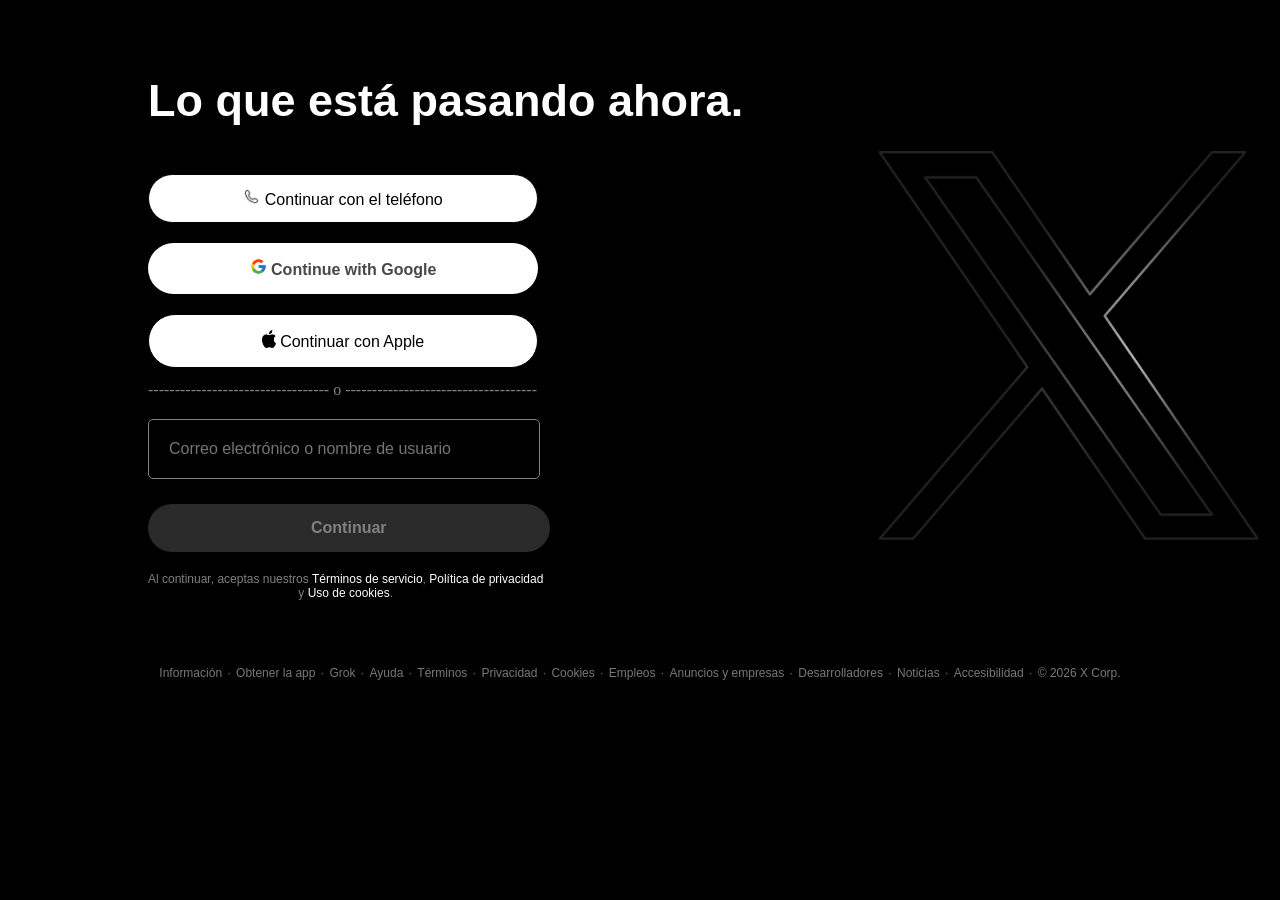
<file: index.html>
<!DOCTYPE html>
<html>
<head>
<link rel ="stylesheet" href ="css/diseño.css">
</head>

<body>
    <main class ="contenedor-principal">

        <div class ="zona-texto">
            <section class="pasando">
                <div>
                    <h1>Lo que está pasando ahora.</h1 >
                </div>
            </section>
            <section class="continuacion">
                <article class="telefono">
                    <img class="icono-telefono" src="imagenes/iconoTelefono.jpg">
                    Continuar con el teléfono
                </article>      
                <article class="Google">
                    <img class="icono-google" src="imagenes/iconoGoogle.png">
                    Continue with Google
                </article>
                <article class ="Apple">
                    <img class="icono-apple" src="imagenes/iconoApple.png">
                    Continuar con Apple
                </article>
            </section>
            <section class="separador">
                ---------------------------------- o ------------------------------------
            </section>
            <section class="correo">
                <form>
                    <input type="text" required 
                    placeholder="Correo electrónico o nombre de usuario">
                </form>
            </section>

            <a class="siguiente" href="#">Continuar</a>
            <footer class="condicion">
                <div class="aceptar">
                    Al continuar, aceptas nuestros
                    <a class = "política" href="#"> Términos de servicio</a>,
                    <a class = "política" href="#"> Política de privacidad</a><br>
                    y <a class = "política" href="#"> Uso de cookies</a>.
                </div>
            </footer>
        </div>

        <figure class="zona-logo">
            <img class="logo" fetchpriority="high"
            alt="la imagen del logo" src ="imagenes/logoX.png">
        </figure>

    </main>
    <footer class="secciones">
        <a class="enlace" href ="#">Información</a> · <a class="enlace" href="#">Obtener la app</a>  ·  
        <a class="enlace" href="#">Grok</a>  ·  <a class="enlace" href="#">Ayuda</a>  ·
        <a class="enlace" href="#">Términos</a>  ·  <a class="enlace" href="#">Privacidad</a>  ·  
        <a class="enlace" href="#">Cookies</a>  ·  <a class="enlace" href="#">Empleos</a>  ·  
        <a class="enlace" href="#">Anuncios y empresas</a> ·  <a class="enlace" href="#">Desarrolladores</a>  ·  
        <a class="enlace" href="#">Noticias</a> ·  <a class="enlace" href="#">Accesibilidad</a>  ·
        <a class="enlace" href="#">© 2026 X Corp.</a>
    </footer>
</body>
</html>
</file>
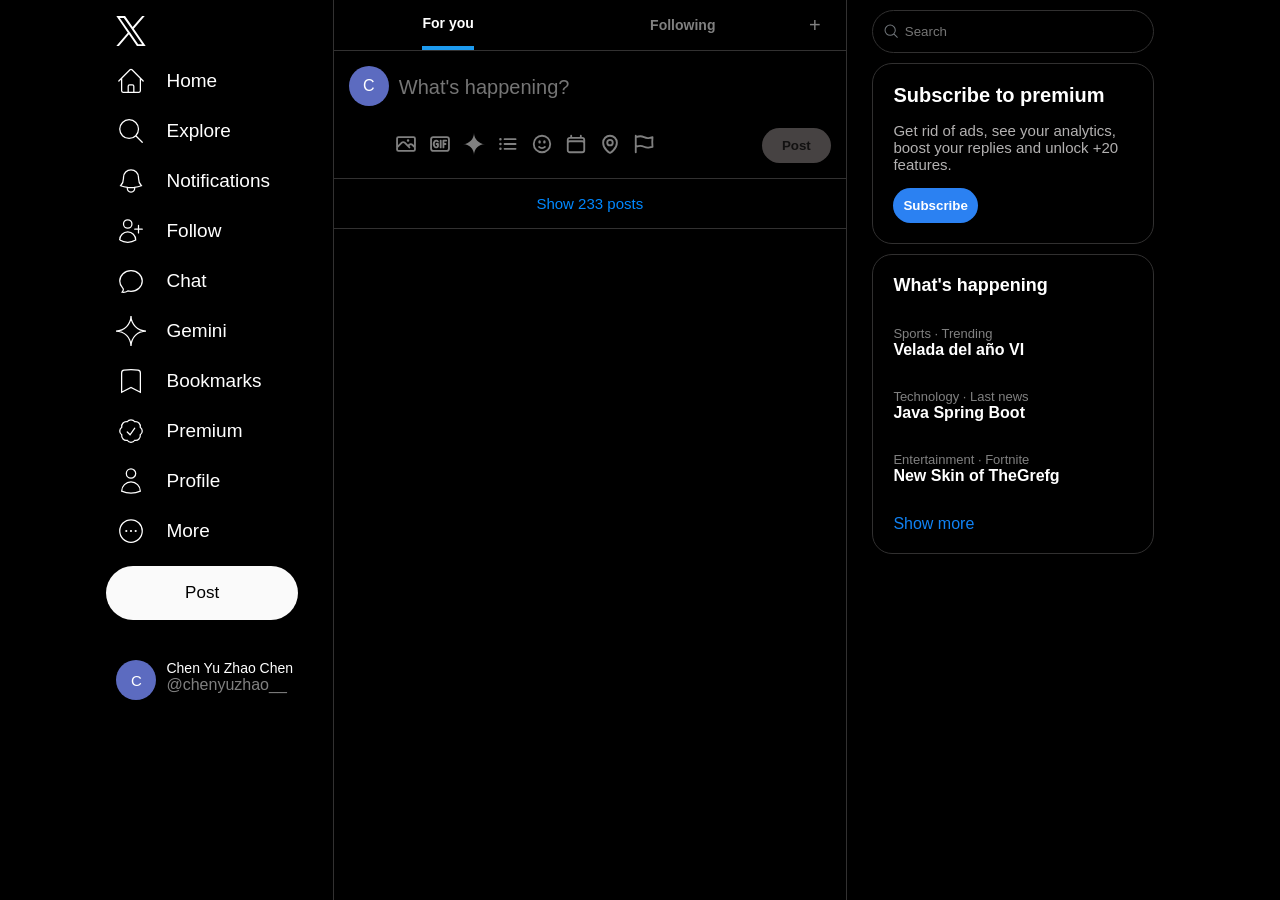
<file: home.html>
<!DOCTYPE html>
<head>
<html lang ="en">
<meta charset ="UTF-8">
<meta viewport>
<link rel="stylesheet" href="css/home.css">
</head>

<body>
    <nav class="menu">
        <ul class="iconos">
            <li><a class = "logo" href="#">
                <svg class = "x" viewBox="0 0 24 24" xmlns="http://www.w3.org/2000/svg" fill = "white"><title>X</title><path d="M14.234 10.162 22.977 0h-2.072l-7.591 8.824L7.251 0H.258l9.168 13.343L.258 24H2.33l8.016-9.318L16.749 24h6.993zm-2.837 3.299-.929-1.329L3.076 1.56h3.182l5.965 8.532.929 1.329 7.754 11.09h-3.182z"/>
                </svg>
            </a></li>
            <li><a class="feed-principal" href="#">
                <svg class="casita" xmlns="http://www.w3.org/2000/svg" viewBox="0 0 24 24" stroke="white" class="size-6">
                <path stroke-linecap="round" d="m2.25 12 8.954-8.955c.44-.439 1.152-.439 1.591 0L21.75 12M4.5 9.75v10.125c0 .621.504 1.125 1.125 1.125H9.75v-4.875c0-.621.504-1.125 1.125-1.125h2.25c.621 0 1.125.504 1.125 1.125V21h4.125c.621 0 1.125-.504 1.125-1.125V9.75M8.25 21h8.25" />
                </svg>
                Home
            </a></li>
            <li><a class="buscador" href="#">
                <svg xmlns="http://www.w3.org/2000/svg" viewBox="0 0 24 24"  stroke="white" class="size-6">
                <path stroke-linecap="round" d="m21 21-5.197-5.197m0 0A7.5 7.5 0 1 0 5.196 5.196a7.5 7.5 0 0 0 10.607 10.607Z" />
                </svg>
                Explore
            </a></li>
            <li><a class="notificaciones" href="#">
                <svg xmlns="http://www.w3.org/2000/svg" viewBox="0 0 24 24" stroke="white" class="size-6">
                <path stroke-linecap="round" d="M14.857 17.082a23.848 23.848 0 0 0 5.454-1.31A8.967 8.967 0 0 1 18 9.75V9A6 6 0 0 0 6 9v.75a8.967 8.967 0 0 1-2.312 6.022c1.733.64 3.56 1.085 5.455 1.31m5.714 0a24.255 24.255 0 0 1-5.714 0m5.714 0a3 3 0 1 1-5.714 0" />
                </svg>
                Notifications
            </a></li>
            <li><a class="seguir" href="#">
                <svg xmlns="http://www.w3.org/2000/svg" viewBox="0 0 24 24" stroke="white" class="size-6">
                <path stroke-linecap="round" d="M18 7.5v3m0 0v3m0-3h3m-3 0h-3m-2.25-4.125a3.375 3.375 0 1 1-6.75 0 3.375 3.375 0 0 1 6.75 0ZM3 19.235v-.11a6.375 6.375 0 0 1 12.75 0v.109A12.318 12.318 0 0 1 9.374 21c-2.331 0-4.512-.645-6.374-1.766Z" />
                </svg>
                Follow
            </a></li>
            <li><a class="chat" href="#">
                <svg xmlns="http://www.w3.org/2000/svg" viewBox="0 0 24 24"  stroke="white" class="size-6">
                <path stroke-linecap="round" d="M12 20.25c4.97 0 9-3.694 9-8.25s-4.03-8.25-9-8.25S3 7.444 3 12c0 2.104.859 4.023 2.273 5.48.432.447.74 1.04.586 1.641a4.483 4.483 0 0 1-.923 1.785A5.969 5.969 0 0 0 6 21c1.282 0 2.47-.402 3.445-1.087.81.22 1.668.337 2.555.337Z" />
                </svg>
                Chat
            </a></li>
            <li><a class="grook" href="#">
                <svg class="gemini" viewBox="0 0 24 24" xmlns="http://www.w3.org/2000/svg"><title>Google Gemini</title><path 
                    stroke = "white"d="M11.04 19.32Q12 21.51 12 24q0-2.49.93-4.68.96-2.19 2.58-3.81t3.81-2.55Q21.51 12 24 12q-2.49 0-4.68-.93a12.3 12.3 0 0 1-3.81-2.58 12.3 12.3 0 0 1-2.58-3.81Q12 2.49 12 0q0 2.49-.96 4.68-.93 2.19-2.55 3.81a12.3 12.3 0 0 1-3.81 2.58Q2.49 12 0 12q2.49 0 4.68.96 2.19.93 3.81 2.55t2.55 3.81"/>
                </svg>
                Gemini
            </a></li>
            <li><a class="guardados" href="#">
                <svg xmlns="http://www.w3.org/2000/svg" viewBox="0 0 24 24" stroke="white" class="size-6">
                <path stroke-linecap="round" d="M17.593 3.322c1.1.128 1.907 1.077 1.907 2.185V21L12 17.25 4.5 21V5.507c0-1.108.806-2.057 1.907-2.185a48.507 48.507 0 0 1 11.186 0Z" />
                </svg>
                Bookmarks
            </a></li>
            <li><a class ="premium" href="#">
                <svg xmlns="http://www.w3.org/2000/svg" viewBox="0 0 24 24" stroke="white" class="size-6">
                <path stroke-linecap="round" d="M9 12.75 11.25 15 15 9.75M21 12c0 1.268-.63 2.39-1.593 3.068a3.745 3.745 0 0 1-1.043 3.296 3.745 3.745 0 0 1-3.296 1.043A3.745 3.745 0 0 1 12 21c-1.268 0-2.39-.63-3.068-1.593a3.746 3.746 0 0 1-3.296-1.043 3.745 3.745 0 0 1-1.043-3.296A3.745 3.745 0 0 1 3 12c0-1.268.63-2.39 1.593-3.068a3.745 3.745 0 0 1 1.043-3.296 3.746 3.746 0 0 1 3.296-1.043A3.746 3.746 0 0 1 12 3c1.268 0 2.39.63 3.068 1.593a3.746 3.746 0 0 1 3.296 1.043 3.746 3.746 0 0 1 1.043 3.296A3.745 3.745 0 0 1 21 12Z" />
                </svg>
                Premium
            </a></li>
            <li><a class ="perfil" href="#">
                <svg xmlns="http://www.w3.org/2000/svg" viewBox="0 0 24 24" stroke="white" class="size-6">
                <path stroke-linecap="round" d="M15.75 6a3.75 3.75 0 1 1-7.5 0 3.75 3.75 0 0 1 7.5 0ZM4.501 20.118a7.5 7.5 0 0 1 14.998 0A17.933 17.933 0 0 1 12 21.75c-2.676 0-5.216-.584-7.499-1.632Z" />
                </svg>
                Profile
            </a></li>
            <li><a class="mas" href="#">
                <svg xmlns="http://www.w3.org/2000/svg" viewBox="0 0 24 24"stroke="white" class="size-6">
                <path stroke-linecap="round" d="M8.625 12a.375.375 0 1 1-.75 0 .375.375 0 0 1 .75 0Zm0 0H8.25m4.125 0a.375.375 0 1 1-.75 0 .375.375 0 0 1 .75 0Zm0 0H12m4.125 0a.375.375 0 1 1-.75 0 .375.375 0 0 1 .75 0Zm0 0h-.375M21 12a9 9 0 1 1-18 0 9 9 0 0 1 18 0Z" />
                </svg>
                More
            </a></li>
            <li><a class="post" href="#">
                Post
            </a></li>
        </ul>
        <div>
            <a class="cuentas" href="#">
                <div class = "c">
                    C
                </div>
                <div class="infor-usuario">
                    <div class="nombre">
                        Chen Yu Zhao Chen
                    </div>
                    <div class = "usuario">
                        @chenyuzhao__
                    </div>
                </div>
            </a>
        </div>
    </nav>

    <main class="contenedor-principal">
        <section class="para-ti">
            <button class="foryou">
                <span class="texto-activo">
                    For you
                </span>
            </button>
            <button class="siguiendo">
                Following
            </button>
            <button class="mas">
                +
            </button>
        </section>
        <section class="crear-post">
            <div class="icono">
                C
            </div>
            <div class="publicar">
                <textarea class="pasando" id="tweet-input" placeholder="What's happening?"></textarea>
                <div class="rodapie">
                    <ul class="otros">
                        <li>
                            <button>
                                <svg xmlns="http://www.w3.org/2000/svg" fill="none" viewBox="0 0 24 24" stroke-width="1.5" stroke="currentColor" class="size-6">
                                <path stroke-linecap="round" stroke-linejoin="round" d="m2.25 15.75 5.159-5.159a2.25 2.25 0 0 1 3.182 0l5.159 5.159m-1.5-1.5 1.409-1.409a2.25 2.25 0 0 1 3.182 0l2.909 2.909m-18 3.75h16.5a1.5 1.5 0 0 0 1.5-1.5V6a1.5 1.5 0 0 0-1.5-1.5H3.75A1.5 1.5 0 0 0 2.25 6v12a1.5 1.5 0 0 0 1.5 1.5Zm10.5-11.25h.008v.008h-.008V8.25Zm.375 0a.375.375 0 1 1-.75 0 .375.375 0 0 1 .75 0Z" />
                                </svg>
                            </button>
                        </li>
                        <li>
                            <button>
                                <svg xmlns="http://www.w3.org/2000/svg" fill="none" viewBox="0 0 24 24" stroke-width="1.5" stroke="currentColor" class="size-6">
                                <path stroke-linecap="round" stroke-linejoin="round" d="M12.75 8.25v7.5m6-7.5h-3V12m0 0v3.75m0-3.75H18M9.75 9.348c-1.03-1.464-2.698-1.464-3.728 0-1.03 1.465-1.03 3.84 0 5.304 1.03 1.464 2.699 1.464 3.728 0V12h-1.5M4.5 19.5h15a2.25 2.25 0 0 0 2.25-2.25V6.75A2.25 2.25 0 0 0 19.5 4.5h-15a2.25 2.25 0 0 0-2.25 2.25v10.5A2.25 2.25 0 0 0 4.5 19.5Z" />
                                </svg>
                            </button>
                        </li>
                        <li>
                            <button>
                                <svg role="img" viewBox="0 0 24 24" fill="currentColor" xmlns="http://www.w3.org/2000/svg"><title>Google Gemini</title><path d="M11.04 19.32Q12 21.51 12 24q0-2.49.93-4.68.96-2.19 2.58-3.81t3.81-2.55Q21.51 12 24 12q-2.49 0-4.68-.93a12.3 12.3 0 0 1-3.81-2.58 12.3 12.3 0 0 1-2.58-3.81Q12 2.49 12 0q0 2.49-.96 4.68-.93 2.19-2.55 3.81a12.3 12.3 0 0 1-3.81 2.58Q2.49 12 0 12q2.49 0 4.68.96 2.19.93 3.81 2.55t2.55 3.81"/></svg>
                            </button>
                        </li>
                        <li>
                            <button>
                                <svg xmlns="http://www.w3.org/2000/svg" fill="none" viewBox="0 0 24 24" stroke-width="1.5" stroke="currentColor" class="size-6">
                                <path stroke-linecap="round" stroke-linejoin="round" d="M8.25 6.75h12M8.25 12h12m-12 5.25h12M3.75 6.75h.007v.008H3.75V6.75Zm.375 0a.375.375 0 1 1-.75 0 .375.375 0 0 1 .75 0ZM3.75 12h.007v.008H3.75V12Zm.375 0a.375.375 0 1 1-.75 0 .375.375 0 0 1 .75 0Zm-.375 5.25h.007v.008H3.75v-.008Zm.375 0a.375.375 0 1 1-.75 0 .375.375 0 0 1 .75 0Z" />
                                </svg>
                            </button>
                        </li>
                        <li>
                            <button>
                                <svg xmlns="http://www.w3.org/2000/svg" fill="none" viewBox="0 0 24 24" stroke-width="1.5" stroke="currentColor" class="size-6">
                                <path stroke-linecap="round" stroke-linejoin="round" d="M15.182 15.182a4.5 4.5 0 0 1-6.364 0M21 12a9 9 0 1 1-18 0 9 9 0 0 1 18 0ZM9.75 9.75c0 .414-.168.75-.375.75S9 10.164 9 9.75 9.168 9 9.375 9s.375.336.375.75Zm-.375 0h.008v.015h-.008V9.75Zm5.625 0c0 .414-.168.75-.375.75s-.375-.336-.375-.75.168-.75.375-.75.375.336.375.75Zm-.375 0h.008v.015h-.008V9.75Z" />
                                </svg>
                            </button>
                        </li>
                        <li>
                            <button>
                                <svg xmlns="http://www.w3.org/2000/svg" fill="none" viewBox="0 0 24 24" stroke-width="1.5" stroke="currentColor" class="size-6">
                                <path stroke-linecap="round" stroke-linejoin="round" d="M6.75 3v2.25M17.25 3v2.25M3 18.75V7.5a2.25 2.25 0 0 1 2.25-2.25h13.5A2.25 2.25 0 0 1 21 7.5v11.25m-18 0A2.25 2.25 0 0 0 5.25 21h13.5A2.25 2.25 0 0 0 21 18.75m-18 0v-7.5A2.25 2.25 0 0 1 5.25 9h13.5A2.25 2.25 0 0 1 21 11.25v7.5" />
                                </svg>
                            </button>
                        </li>
                        <li>
                            <button>
                                <svg xmlns="http://www.w3.org/2000/svg" fill="none" viewBox="0 0 24 24" stroke-width="1.5" stroke="currentColor" class="size-6">
                                <path stroke-linecap="round" stroke-linejoin="round" d="M15 10.5a3 3 0 1 1-6 0 3 3 0 0 1 6 0Z" />
                                <path stroke-linecap="round" stroke-linejoin="round" d="M19.5 10.5c0 7.142-7.5 11.25-7.5 11.25S4.5 17.642 4.5 10.5a7.5 7.5 0 1 1 15 0Z" />
                                </svg>
                            </button>
                        </li>
                        <li>
                            <button>
                                <svg xmlns="http://www.w3.org/2000/svg" fill="none" viewBox="0 0 24 24" stroke-width="1.5" stroke="currentColor" class="size-6">
                                <path stroke-linecap="round" stroke-linejoin="round" d="M3 3v1.5M3 21v-6m0 0 2.77-.693a9 9 0 0 1 6.208.682l.108.054a9 9 0 0 0 6.086.71l3.114-.732a48.524 48.524 0 0 1-.005-10.499l-3.11.732a9 9 0 0 1-6.085-.711l-.108-.054a9 9 0 0 0-6.208-.682L3 4.5M3 15V4.5" />
                                </svg>
                            </button>
                        </li>
                    </ul>
                    <button class="post" id="publish-btn">
                        Post
                    </button>
                </div>
            </div>
        </section>
        <section class="mostrar-mas">
            <button>
                Show 233 posts
            </button>
        </section>
        <section class="feed" id="tweet-feed">
            
        </section>
    </main>

    <aside class="prescindible">
        <div class = "search">
            <svg xmlns="http://www.w3.org/2000/svg" fill="none" viewBox="0 0 24 24" stroke-width="1.5" stroke="currentColor" class="size-6">
            <path stroke-linecap="round" stroke-linejoin="round" d="m21 21-5.197-5.197m0 0A7.5 7.5 0 1 0 5.196 5.196a7.5 7.5 0 0 0 10.607 10.607Z" />
            </svg>
            <input type="text" placeholder="Search">
        </div>
        <div class ="premium">
            <div class="subscribe">
                Subscribe to premium
            </div>
            <div class ="text">
                Get rid of ads, see your analytics, 
                boost your replies and unlock +20 features.
            </div>
            <button>
                Subscribe
            </button>
        </div>
        <div class = "happening">
            <div class="title">
                What's happening
            </div>
            <div class = "news">
                <article>
                    <div class="category">
                        Sports · Trending
                    </div>
                    <div class ="middle">
                        Velada del año VI
                    </div>
                </article>
                <article>
                    <div class="category">
                        Technology · Last news
                    </div>
                    <div class ="middle">
                        Java Spring Boot
                    </div>
                </article>
                <article>
                    <div class="category">
                        Entertainment · Fortnite
                    </div>
                    <div class ="middle">
                        New Skin of TheGrefg
                    </div>
                </article>
            </div>
            <div class="show">
                Show more
            </div>
        </div>
    </aside>
<script src="app.js"></script>
</body>
</html>
</file>
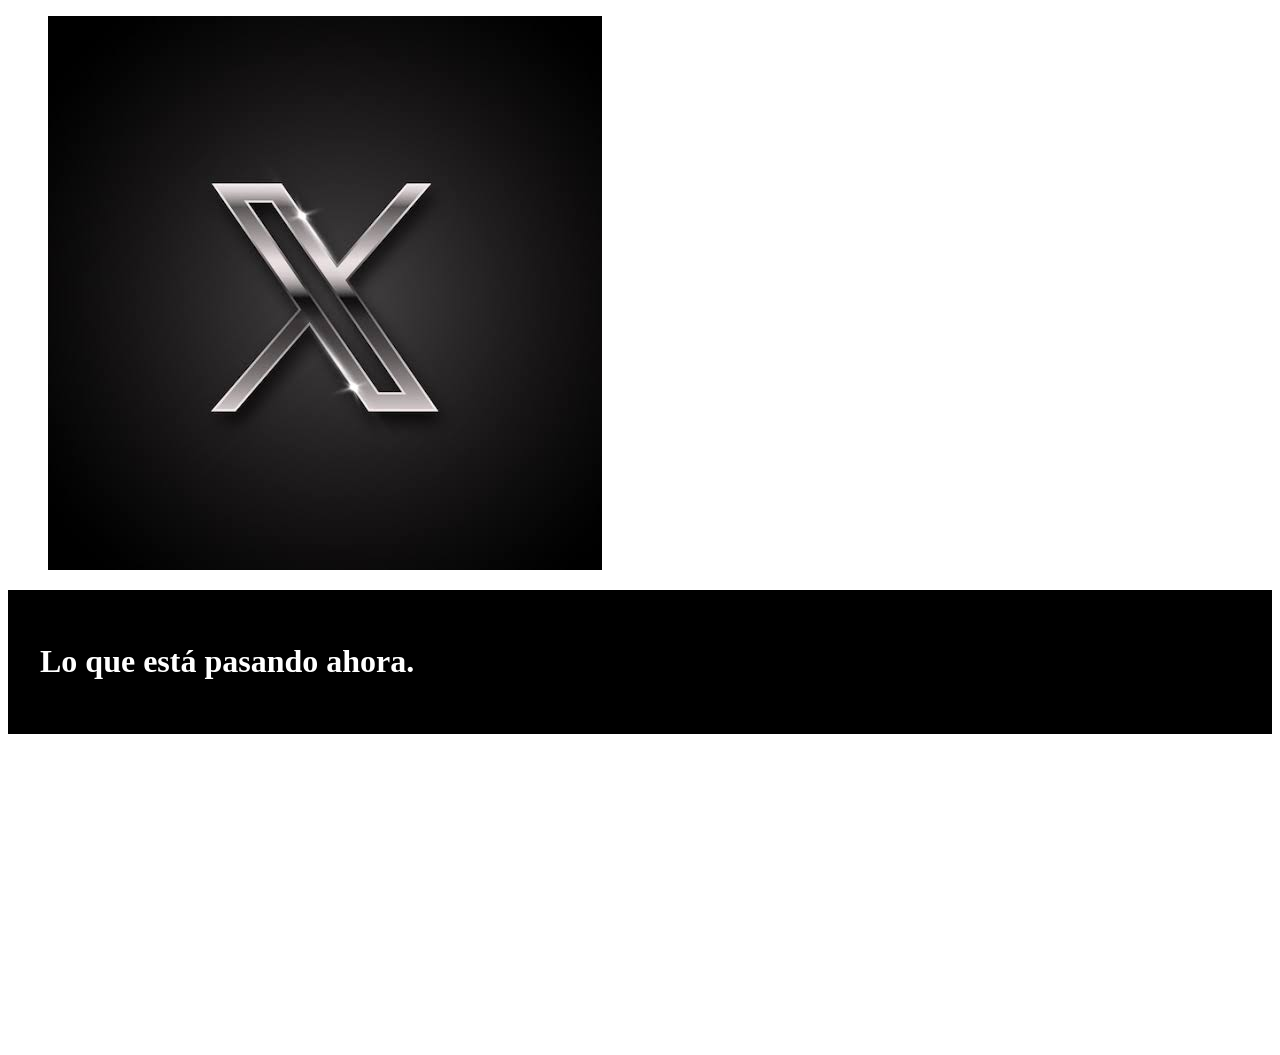
<file: login.html>
<!DOCTYPE html>
<html lang="esp">
<head>
  <meta charset="UTF-8">
  <meta name ="viewport" content = "width=devide-width, initial-scale=1">
  <title>Inicio de sesión</title>
  <link rel = "stylesheet" href ="css/estilos.css" type="text/css">
</head>
<body class = "fondo">
    <figure>
        <img src="imagenes/logoX.jpg">
    </figure>
    <header>
        <h1>Lo que está pasando ahora.</h1>
    </header>
  <main>
    <section>
        <h3>Continuar con el teléfono</h3>
    </section>
    <section>
        <h3>Continue with Google</h3>
    </section>
    <section>
        <h3>Continuar con Apple</h3>
    </section>
    <p>
        -------------o----------------
    </p>
    <p>
        Correo electrónico o nombre de usuario
    </p>
    <section>
        <strong>Continuar</strong>
    </section>
    <section>
        opr poner algo
    </section>
    <p>Al continuar, aceptas nuestros Términos de servicio, Política de privacidad
        y Uso de cookies.
    </p>
  </main>
  <footer>Información · Obtener la app · Grok 
    ·Ayuda · Términos · Privacidad · Cookies · Empleos
    · Anuncios y empresas · Desarrolladores · Noticias · Accesibilidad ·
    © 2026 X Corp.
  </footer>

</body>
</html>
</file>
<file: css/diseño.css>
body{
    background: black;
}

.logo{
    max-width: 750%;
    padding-top: 70px;
    width: 400px;
    height: auto;
    padding-right: 90px;
    background: radial-gradient(circle at the top left, purple, red);
    animation: pulsar 1500ms ease-in-out infinite alternate;
}
@keyframes pulsar {
    from{
        transform: scale(1); opacity:0.6;
    }
    to{
        transform:scale(1.001);opacity:1;
    }
}

.contenedor-principal{
    display: flex;
    flex-direction:row;
    justify-content:space-between;
    align-items:center;
    width: 100%;
    margin-top: 25px;
}
.zona-texto{
    margin-left: 140px;
}

.pasando{
    margin-top:50px;
    color: rgb(255, 255, 255);
    padding-bottom: 10px;
    font-weight: 900;
    font-size: 30px;
    font-family:Arial, Helvetica, sans-serif;
}
.continuacion{
    width: 390px;
    text-align: center;
}

.icono-telefono{
    width: 17px;;
}
.icono-google{
    width: 17px;
}
.icono-apple{
    width: 14px;

}

.continuacion .telefono{
    color: rgb(0, 0, 0);
    border: 1px solid;
    padding: 13px;
    background: white;
    border-radius: 100px;
    font-weight: 200;
    font-family: Arial, "Helvetica Neue", Helvetica, sans-serif;
}
.continuacion .Google{
    margin-top: 20px;
    color: rgb(72, 72, 72);
    background: white;
    padding: 15px;
    border-radius: 100px;
    font-family: sans-serif;
    font-weight: 550;
}
.continuacion .Apple{
    margin-top: 20px;
    color: black;
    background: white;
    padding: 15px;
    border: 1px solid;
    border-radius: 100px;    
    font-family: Arial, Helvetica, sans-serif;
}

.separador{
    padding-top:2%;
    color: grey;
}

.correo{
    margin-top: 20px;
}
.correo input{
    font-family:sans-serif;
    font-size: 100%;
    padding: 20px;
    border: 1px solid grey;
    border-radius: 5px;
    background: black;
    width: 350px;
}

.siguiente{
    font-family: Arial, Helvetica, sans-serif;
    margin-top: 25px;
    color: grey;
    text-decoration: none;
    font-weight: 700;
    border-radius: 100px;
    background: rgb(42, 42, 42);
    display: inline-block;
    padding: 15px 163px;
}

.condicion{
    font-family: Arial, Helvetica, sans-serif;
    font-size: 12px;
    display: inline-block;
    padding-top: 20px;
    padding-left: 0px;
    color: grey;
    text-align: center;
    padding-right: 100px;
}

.condicion .política{
    text-decoration: none;
    color: white;
}

.secciones{
    font-family:Arial, Helvetica, sans-serif;
    font-size: 12px;
    padding-top: 65px;
    text-align: center;
    color: rgb(103, 103, 103);
}
.secciones .enlace{
    color: rgb(120, 120, 120);
    text-decoration: none;
    padding: 0px 2px;
}
</file>
<file: css/home.css>
body{
    background-color: rgb(0, 0, 0);
    display: flex;
    flex-direction: row;
    margin:0px auto;
    font-family:Verdana, Geneva, Tahoma, sans-serif
}








.menu{
    width: 26%;
    position: sticky;
    top:0;
    height: 100vh;
}
.menu .iconos{
    list-style: none;
    padding-left: 35%;
    display: flex;
    flex-direction: column;
    gap: 20px;
}
.iconos svg{
    width: 30px;
}
.iconos a{
    text-decoration: none;
    size: 30px;
    color: white;
    display: flex;
    gap: 20px;
    align-items: center;
    font-size: 19px;
}
.iconos .post{
    color: black;
    justify-content: center;
    font-weight: 500;
    padding: 17px;
    background: rgb(250, 250, 250);
    border-radius: 100px;
    margin-inline: -10px 35px;
    font-size: 17px;
}
.menu .cuentas{
    text-decoration: none;
    display: flex;
    flex-direction: row;
    padding-left: 35%;
    margin-top: 40px;
    color: white;
    gap: 10px;
}
.menu .nombre{
    display: flex;
    flex-direction: column;
    font-size: 14px;
    gap: 5px;
}
.menu .c{
    display: flex;
    flex-direction: column;
    justify-content: center;
    align-items: center;
    height: 40px;
    width: 40px;
    font-size: 15px;
    color:white;
    background-color: rgb(92 107 192);
    border-radius: 100%;
}
.menu .usuario{
    color: grey;
}








.contenedor-principal{
    width: 40%;
    min-height: 100vh;
    border-left: 1px solid rgb(50, 49, 49);
    border-right: 1px solid rgb(50, 49, 49);
    display: flex;
    flex-direction: column;
}
.para-ti{
    display: flex;
    flex-direction: row;
    border-bottom: 1px solid rgb(50,49,49);
}
.foryou{
    background-color: transparent;
    color: white;
    padding: 0px;
    border: 0px;
    outline: 0px;
    cursor: pointer;
    flex: 1;
    font-weight: 600;
}
.texto-activo{
    border-bottom: 4px solid rgb(29 155 240);
    display: inline-block;
    padding: 15px 0px;
    font-size: 14px;
}
.siguiendo{
    background-color: transparent;
    color: gray;
    border: 0px;
    outline: 0px;
    cursor: pointer;
    flex: 1;
    font-weight: 600;
    font-size: 14px;
}
.mas{
    background-color: transparent;
    color: gray;
    outline: 0px;
    border: 0px;
    cursor: pointer;
    font-size: 20px;
    padding-right: 25px;
}









.crear-post{
    display: flex;
    flex-direction: row;
    padding: 15px;
    border-bottom: 1px solid rgb(50, 49, 49);
}
.crear-post .icono{
    display:flex;
    flex-direction:column;
    justify-content: center;
    align-items:center;
    text-decoration: none;
    width: 40px;
    height: 40px;
    border-radius: 50%;
    background-color: rgb(92 107 192);
    color: white;
}
.crear-post .publicar{
    flex: 1;
}
.publicar .pasando{
    font-family: Arial, Helvetica, sans-serif;
    background-color: transparent;
    border: 0px;
    outline: 0px;
    color: rgb(117, 116, 116);
    resize: none;
    font-size: 20px;
    padding-left: 10px;
    padding-top: 10px;
}
.publicar .rodapie{
    color: rgb(119, 35, 35);
    display: flex;
    flex-direction: row;
    justify-content: space-between;
    align-items: center;
}
.rodapie .otros{
    display: flex;
    flex-direction: row;
    list-style: none;
    padding: 0px;
    background-color: transparent;
    margin:0px;
}
.otros button{
    background-color: transparent;
    border: 0px;
    color: grey;
    cursor: pointer;
}

.otros button svg{
    width: 22px;
    stroke-width: 2px;
}
.rodapie .post{
    background-color: rgb(70, 66, 66);
    color: rgb(18, 17, 17);
    font-weight: 600;
    border-radius: 190px;
    padding: 10px 20px;
    border: 0px;
    cursor: pointer;
}





.mostrar-mas{
    display: flex;
    flex-direction: column;
    align-items: center;
    padding: 15px;
    border-bottom: 1px solid rgb(50, 49, 49);
}
.mostrar-mas button{
    background-color: transparent;
    border:0px;
    color: rgb(0, 136, 255);
    font-size: 15px;
    cursor: pointer;
}





.feed .post{
    display: flex;
    gap: 15px;
    padding: 15px;
    color: white;
}
.feed .icono{
    display: flex;
    justify-content: center;
    align-items: center;
    width: 40px;
    height: 40px;
    border-radius: 50%;
    background-color: rgb(92 107 192);
}
.feed .nombre{
    font-weight: bold;
}
.usuario {
    color:#71767b;
}
.tiempo{
    color:#71767b;
}
.contenido-post .icons{
    display: flex;
    flex-direction: row;
    justify-content: space-between;
    color: #71767b;
    list-style: none;
    padding:0px;
    margin:0px;
}
.contenido-post .icons svg{
    width: 20px;
}
.contenido-post .icons li{
    display: flex;
    flex-direction: row;
    gap: 5px;
}





.prescindible{
    width: 22%;
    margin-left: 2%;
    margin-top:10px;
    display: flex;
    flex-direction: column;
}



.prescindible .search{
    color:#71767b;
    border-radius: 321px;
    display: flex;
    flex-direction: row;
    align-items: center;
    padding:12px 10px;
    border: 1px solid rgb(49, 48, 48);
    gap:3px;
}
.search input{
    background: transparent;
    border:0px;
    outline: 0px;
    color: white;
    width: 100%;
}
.search svg{
    width: 18px;
}



.prescindible .premium{
    display: flex;
    flex-direction: column;
    color: white;
    padding: 20px 20px;
    border-radius: 20px;
    border: 1px solid rgb(49, 48, 48);
    margin-top: 10px;
    gap: 15px;
    font-family: Arial, Helvetica, sans-serif;
}
.prescindible .premium .subscribe{
    font-weight: 600;
    font-size: 20px;
}
.prescindible .premium .text{
    font-size: 15px;
    color: rgb(179, 177, 177);
}
.prescindible .premium button{
    border-radius: 30px;
    background: rgb(43, 129, 242);
    color: white;
    border: 0px;
    cursor:pointer;
    font-weight: 700;
    padding:10px;
    align-self: flex-start;
}

.prescindible .happening{
    display: flex;
    flex-direction: column;
    color: white;
    padding: 20px 20px;
    border-radius: 20px;
    border: 1px solid rgb(49, 48, 48);
    margin-top: 10px;
    gap: 30px;
    font-family: Arial, Helvetica, sans-serif;
}
.prescindible .happening .title{
    font-size: large;
    font-weight: 700;
}
.prescindible .happening .news{
    display: flex;
    flex-direction: column;
    gap: 30px;
}
.prescindible .news .category{
    font-size: small;
    color: gray;
}
.prescindible .news .middle{
    font-weight: 700;
}
.prescindible .happening .show{
    color:rgb(16, 130, 244);
}
</file>
<file: css/estilos.css>
figure{
  max-width: 100%;
  height: auto;
}
.fondo{
  color:#fff
}
header{
  background: #000;
  color: #fff;
  padding: 32px;
}
footer{
  color: #ffff;
}
</file>
